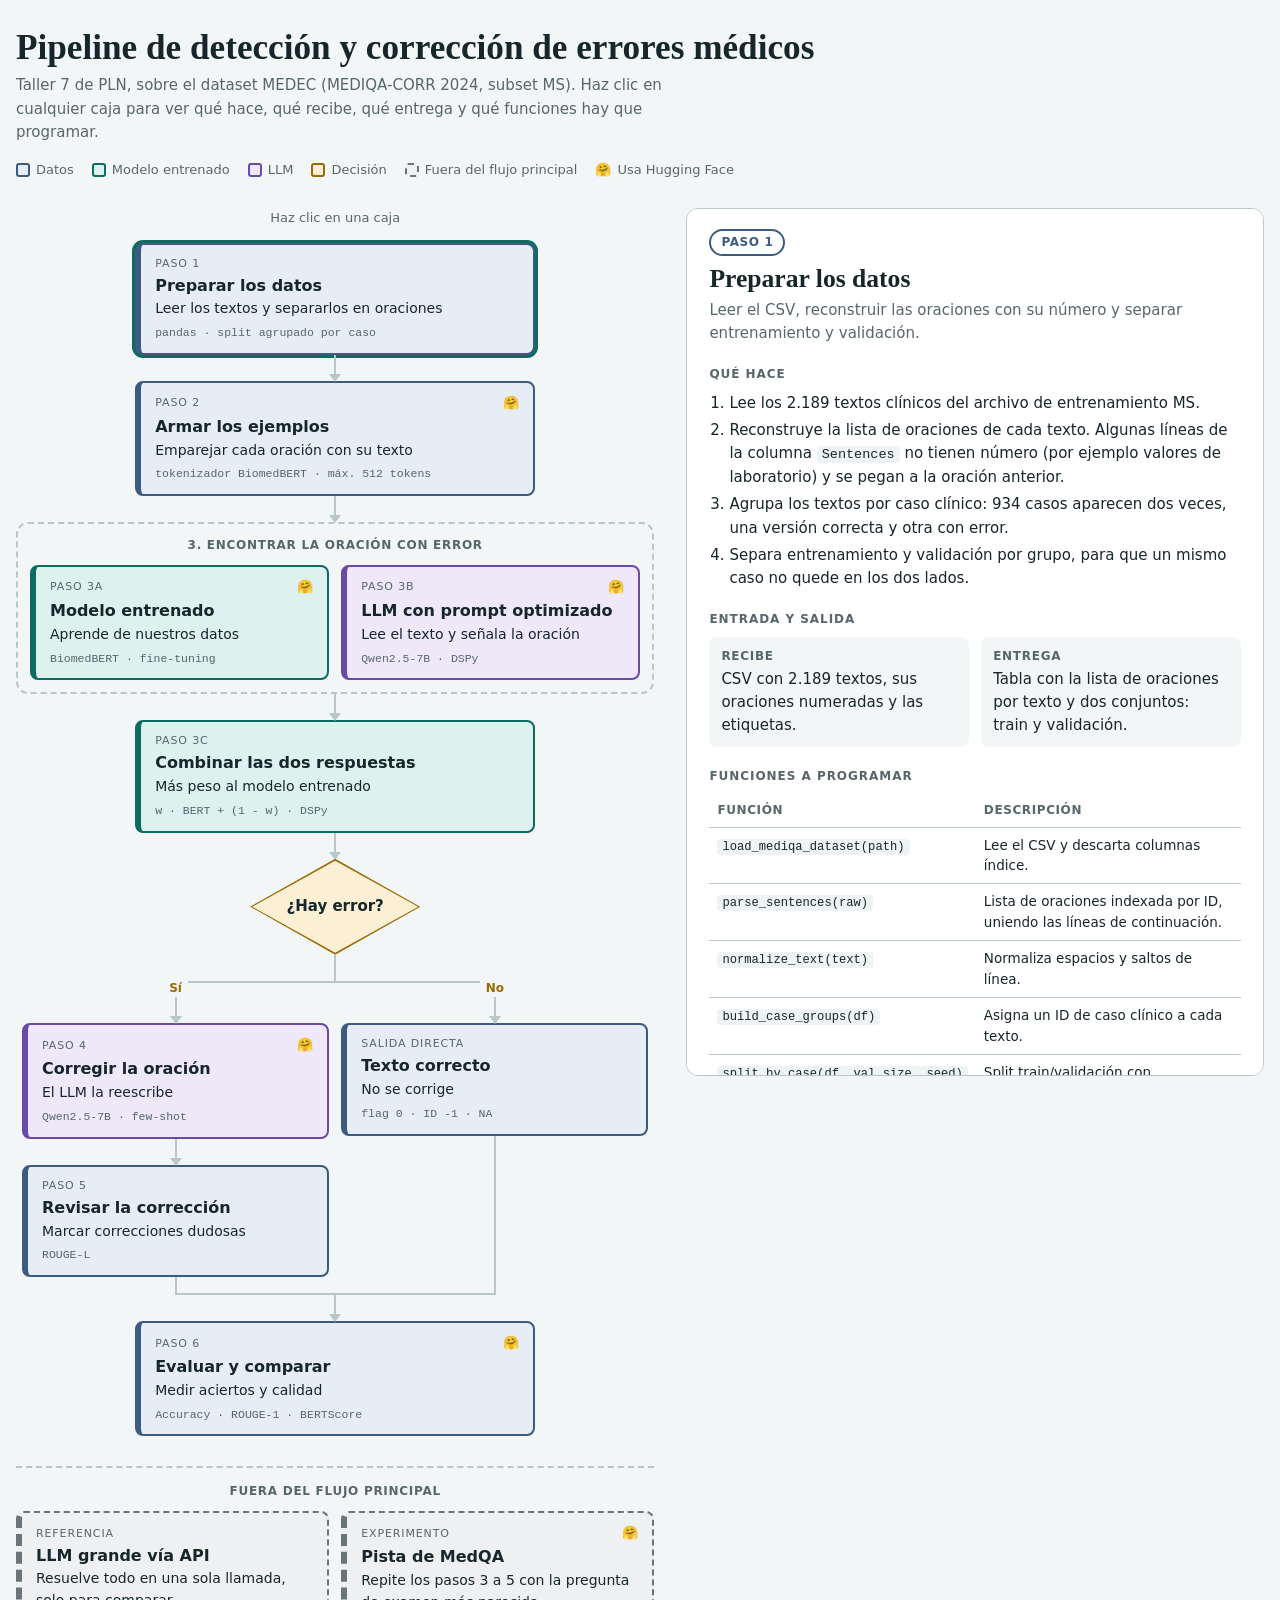
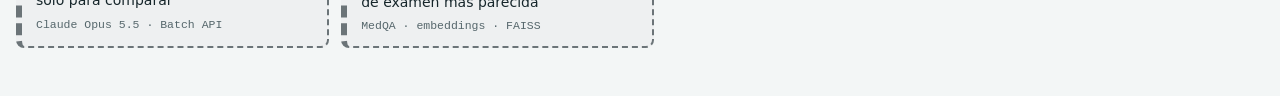
<file: talleres/taller_7/pipeline.html>
<!doctype html>
<html lang="es">
<head>
<meta charset="utf-8">
<meta name="viewport" content="width=device-width, initial-scale=1">
<title>Pipeline MEDEC</title>
<style>
/* Layout: diagram on the left, sticky detail panel on the right; single column on narrow screens */
:root {
  --bg: #f3f6f6;
  --surface: #ffffff;
  --ink: #16262b;
  --muted: #56676c;
  --line: #b9c7ca;
  --accent: #0d6b62;
  --data: #3d5a80;
  --data-soft: #e6edf6;
  --model: #0d6b62;
  --model-soft: #ddf1ee;
  --llm: #6a4aa8;
  --llm-soft: #eee8f8;
  --decision: #9a6a00;
  --decision-soft: #fbf0d4;
  --side: #6b7478;
  --side-soft: #eef0f1;
  --code-bg: #eef3f3;
  --font-body: system-ui, -apple-system, "Segoe UI", Roboto, "Helvetica Neue", Arial, sans-serif;
  --font-display: "Iowan Old Style", "Palatino Linotype", Palatino, Georgia, serif;
  --font-mono: ui-monospace, "SF Mono", Menlo, Consolas, "Liberation Mono", monospace;
}
@media (prefers-color-scheme: dark) {
  :root {
    --bg: #0f1719;
    --surface: #172226;
    --ink: #e3ecee;
    --muted: #9db0b5;
    --line: #3b5157;
    --accent: #4fc4b6;
    --data: #8fb0dc;
    --data-soft: #1c2a3b;
    --model: #4fc4b6;
    --model-soft: #133430;
    --llm: #b59cf0;
    --llm-soft: #2a2140;
    --decision: #e6b84a;
    --decision-soft: #3a2f12;
    --side: #a5b0b4;
    --side-soft: #1e282b;
    --code-bg: #0f1a1d;
    color-scheme: dark;
  }
}

* { box-sizing: border-box; }
html, body { margin: 0; }
body {
  background: var(--bg);
  color: var(--ink);
  font: 15px/1.55 var(--font-body);
}
.wrap {
  max-width: 1280px;
  margin: 0 auto;
  padding: 28px max(16px, env(safe-area-inset-right, 0px)) 48px max(16px, env(safe-area-inset-left, 0px));
}

header.top h1 {
  font-family: var(--font-display);
  font-weight: 600;
  font-size: clamp(1.6rem, 3vw, 2.2rem);
  line-height: 1.15;
  margin: 0 0 6px;
  text-wrap: balance;
}
header.top p { margin: 0; color: var(--muted); max-width: 70ch; }
.legend {
  display: flex; flex-wrap: wrap; gap: 8px 18px;
  margin: 16px 0 0; padding: 0; list-style: none;
  font-size: 13px; color: var(--muted);
}
.legend li { display: flex; align-items: center; gap: 6px; }
.swatch { width: 14px; height: 14px; border-radius: 3px; border: 2px solid; }
.swatch.data { background: var(--data-soft); border-color: var(--data); }
.swatch.model { background: var(--model-soft); border-color: var(--model); }
.swatch.llm { background: var(--llm-soft); border-color: var(--llm); }
.swatch.decision { background: var(--decision-soft); border-color: var(--decision); }
.swatch.side { background: var(--side-soft); border-color: var(--side); border-style: dashed; }

.layout {
  display: grid;
  grid-template-columns: minmax(0, 1.05fr) minmax(0, 0.95fr);
  gap: 32px;
  margin-top: 28px;
  align-items: start;
}

/* ---------- Diagram ---------- */
.flow { display: flex; flex-direction: column; align-items: center; min-width: 0; }
.hint { font-size: 13px; color: var(--muted); margin: 0 0 14px; text-align: center; }

.node {
  appearance: none;
  display: block;
  width: min(100%, 400px);
  text-align: left;
  font: inherit;
  color: var(--ink);
  background: var(--surface);
  border: 2px solid var(--line);
  border-left-width: 6px;
  border-radius: 8px;
  padding: 10px 14px 11px;
  cursor: pointer;
  transition: transform .15s ease, box-shadow .15s ease, background-color .15s ease;
}
.node:hover { transform: translateY(-1px); box-shadow: 0 4px 14px rgba(0,0,0,.08); }
.node:focus-visible { outline: 3px solid var(--accent); outline-offset: 3px; }
.node[aria-pressed="true"] { box-shadow: 0 0 0 3px var(--accent); }
.node .eyebrow {
  display: flex; justify-content: space-between; align-items: center; gap: 8px;
  font-size: 11px; text-transform: uppercase; letter-spacing: .08em; color: var(--muted);
}
.node .title { display: block; font-weight: 700; font-size: 16px; margin-top: 2px; }
.node .simple { display: block; font-size: 14px; color: var(--ink); }
.node .tech { display: block; font-family: var(--font-mono); font-size: 11.5px; color: var(--muted); margin-top: 4px; }
.hf { font-size: 13px; letter-spacing: 0; text-transform: none; }

.node.data { border-color: var(--data); background: var(--data-soft); }
.node.model { border-color: var(--model); background: var(--model-soft); }
.node.llm { border-color: var(--llm); background: var(--llm-soft); }
.node.side { border-color: var(--side); background: var(--side-soft); border-style: dashed; border-left-style: dashed; }

.arrow { width: 2px; height: 26px; background: var(--line); position: relative; flex: none; }
.arrow::after {
  content: ""; position: absolute; bottom: -1px; left: 50%; transform: translateX(-50%);
  border: 6px solid transparent; border-top: 8px solid var(--line); border-bottom: 0;
}
.arrow.plain::after { display: none; }

.group {
  width: min(100%, 640px);
  border: 2px dashed var(--line);
  border-radius: 12px;
  padding: 12px;
}
.group-label {
  display: block; font-size: 12px; font-weight: 700; letter-spacing: .06em; text-transform: uppercase;
  color: var(--muted); margin: 0 0 10px; text-align: center;
}
.group-grid { display: grid; grid-template-columns: 1fr 1fr; gap: 12px; }
.group-grid .node { width: 100%; }

button.decision {
  appearance: none; font: inherit; color: var(--ink); cursor: pointer;
  width: 170px; height: 96px;
  background: var(--decision);
  clip-path: polygon(50% 0, 100% 50%, 50% 100%, 0 50%);
  border: 0; padding: 2px;
  display: grid; place-items: center;
}
button.decision span {
  display: grid; place-items: center; width: 100%; height: 100%;
  background: var(--decision-soft);
  clip-path: polygon(50% 0, 100% 50%, 50% 100%, 0 50%);
  font-weight: 700;
}
button.decision:focus-visible { outline: none; filter: drop-shadow(0 0 0 var(--accent)) drop-shadow(0 0 3px var(--accent)); }
button.decision[aria-pressed="true"] { filter: drop-shadow(0 0 3px var(--accent)) drop-shadow(0 0 1px var(--accent)); }

.branch {
  position: relative;
  display: grid; grid-template-columns: 1fr 1fr;
  width: min(100%, 640px);
}
.branch::before, .branch::after {
  content: ""; position: absolute; left: 25%; right: 25%; height: 2px; background: var(--line);
}
.branch::before { top: 0; }
.branch::after { bottom: 0; }
.col { display: flex; flex-direction: column; align-items: center; padding: 0 6px; min-width: 0; }
.col .node { width: 100%; }
.col .tail { flex: 1; width: 2px; min-height: 18px; background: var(--line); }
.branch-label {
  font-size: 12px; font-weight: 700; color: var(--decision);
  background: var(--bg); padding: 0 6px; margin: -2px 0 0;
  position: relative; z-index: 1;
}

.side-zone {
  width: min(100%, 640px);
  margin-top: 30px;
  border-top: 2px dashed var(--line);
  padding-top: 14px;
}
.side-zone h2 {
  font-size: 12px; font-weight: 700; letter-spacing: .06em; text-transform: uppercase;
  color: var(--muted); margin: 0 0 10px; text-align: center;
}
.side-grid { display: grid; grid-template-columns: 1fr 1fr; gap: 12px; }
.side-grid .node { width: 100%; }

/* ---------- Detail panel ---------- */
.panel {
  position: sticky; top: 16px;
  max-height: calc(100vh - 32px);
  overflow: auto;
  background: var(--surface);
  border: 1px solid var(--line);
  border-radius: 12px;
  padding: 20px 22px 22px;
  min-width: 0;
}
.panel .chip {
  display: inline-block; font-size: 12px; font-weight: 700; letter-spacing: .05em; text-transform: uppercase;
  padding: 2px 10px; border-radius: 99px; border: 2px solid; margin-bottom: 8px;
}
.chip.data { color: var(--data); border-color: var(--data); }
.chip.model { color: var(--model); border-color: var(--model); }
.chip.llm { color: var(--llm); border-color: var(--llm); }
.chip.decision { color: var(--decision); border-color: var(--decision); }
.chip.side { color: var(--side); border-color: var(--side); border-style: dashed; }
.panel h2 {
  font-family: var(--font-display); font-weight: 600; font-size: 1.6rem; line-height: 1.2;
  margin: 0 0 4px; text-wrap: balance;
}
.panel .lead { margin: 0 0 14px; color: var(--muted); }
.panel h3 {
  font-size: 12px; text-transform: uppercase; letter-spacing: .08em; color: var(--muted);
  margin: 20px 0 8px;
}
.panel p { margin: 0 0 8px; max-width: 65ch; }
.panel ol, .panel ul { margin: 0; padding-left: 20px; }
.panel li { margin-bottom: 4px; }
.io { display: grid; grid-template-columns: 1fr 1fr; gap: 12px; }
.io div { background: var(--bg); border-radius: 8px; padding: 10px 12px; min-width: 0; }
.io strong { display: block; font-size: 12px; text-transform: uppercase; letter-spacing: .06em; color: var(--muted); margin-bottom: 2px; }
.table-wrap { overflow-x: auto; }
table { border-collapse: collapse; width: 100%; font-size: 13.5px; }
th, td { text-align: left; vertical-align: top; padding: 7px 8px; border-bottom: 1px solid var(--line); }
th { font-size: 12px; text-transform: uppercase; letter-spacing: .05em; color: var(--muted); }
td code { white-space: nowrap; }
code { font-family: var(--font-mono); font-size: .9em; background: var(--code-bg); padding: 1px 5px; border-radius: 4px; }
pre {
  font-family: var(--font-mono); font-size: 12.5px; line-height: 1.5;
  background: var(--code-bg); border-radius: 8px; padding: 12px 14px; margin: 0;
  overflow-x: auto; white-space: pre;
}
.tags { display: flex; flex-wrap: wrap; gap: 6px; }
.tags span { font-size: 12.5px; padding: 3px 9px; border-radius: 99px; background: var(--bg); border: 1px solid var(--line); }
.note {
  margin-top: 18px; padding: 10px 12px; border-radius: 8px;
  background: var(--decision-soft); border-left: 4px solid var(--decision);
  font-size: 14px;
}
.nav { display: flex; justify-content: space-between; gap: 10px; margin-top: 22px; padding-top: 14px; border-top: 1px solid var(--line); }
.nav button {
  font: inherit; font-size: 14px; color: var(--accent); background: transparent;
  border: 1.5px solid var(--accent); border-radius: 8px; padding: 6px 12px; cursor: pointer;
}
.nav button:disabled { opacity: .35; cursor: default; }
.nav button:focus-visible { outline: 3px solid var(--accent); outline-offset: 2px; }

@media (max-width: 920px) {
  .layout { grid-template-columns: minmax(0, 1fr); }
  .panel { position: static; max-height: none; }
}
@media (max-width: 520px) {
  .group-grid, .side-grid, .io { grid-template-columns: 1fr; }
  .node .title { font-size: 15px; }
  .node .tech { font-size: 10.5px; }
}
@media (prefers-reduced-motion: reduce) {
  .node { transition: none; }
  .node:hover { transform: none; }
}
</style>
</head>
<body>
<div class="wrap">
  <header class="top">
    <h1>Pipeline de detección y corrección de errores médicos</h1>
    <p>Taller 7 de PLN, sobre el dataset MEDEC (MEDIQA-CORR 2024, subset MS). Haz clic en cualquier caja para ver qué hace, qué recibe, qué entrega y qué funciones hay que programar.</p>
    <ul class="legend" aria-label="Leyenda">
      <li><span class="swatch data"></span>Datos</li>
      <li><span class="swatch model"></span>Modelo entrenado</li>
      <li><span class="swatch llm"></span>LLM</li>
      <li><span class="swatch decision"></span>Decisión</li>
      <li><span class="swatch side"></span>Fuera del flujo principal</li>
      <li><span class="hf">🤗</span>Usa Hugging Face</li>
    </ul>
  </header>

  <div class="layout">
    <section class="flow" aria-label="Diagrama del pipeline">
      <p class="hint">Haz clic en una caja</p>

      <button class="node data" data-id="p1" aria-pressed="false">
        <span class="eyebrow"><span>Paso 1</span></span>
        <span class="title">Preparar los datos</span>
        <span class="simple">Leer los textos y separarlos en oraciones</span>
        <span class="tech">pandas · split agrupado por caso</span>
      </button>
      <div class="arrow"></div>

      <button class="node data" data-id="p2" aria-pressed="false">
        <span class="eyebrow"><span>Paso 2</span><span class="hf">🤗</span></span>
        <span class="title">Armar los ejemplos</span>
        <span class="simple">Emparejar cada oración con su texto</span>
        <span class="tech">tokenizador BiomedBERT · máx. 512 tokens</span>
      </button>
      <div class="arrow"></div>

      <div class="group" role="group" aria-labelledby="g3">
        <span class="group-label" id="g3">3. Encontrar la oración con error</span>
        <div class="group-grid">
          <button class="node model" data-id="p3a" aria-pressed="false">
            <span class="eyebrow"><span>Paso 3a</span><span class="hf">🤗</span></span>
            <span class="title">Modelo entrenado</span>
            <span class="simple">Aprende de nuestros datos</span>
            <span class="tech">BiomedBERT · fine-tuning</span>
          </button>
          <button class="node llm" data-id="p3b" aria-pressed="false">
            <span class="eyebrow"><span>Paso 3b</span><span class="hf">🤗</span></span>
            <span class="title">LLM con prompt optimizado</span>
            <span class="simple">Lee el texto y señala la oración</span>
            <span class="tech">Qwen2.5-7B · DSPy</span>
          </button>
        </div>
      </div>
      <div class="arrow"></div>

      <button class="node model" data-id="p3c" aria-pressed="false">
        <span class="eyebrow"><span>Paso 3c</span></span>
        <span class="title">Combinar las dos respuestas</span>
        <span class="simple">Más peso al modelo entrenado</span>
        <span class="tech">w · BERT + (1 - w) · DSPy</span>
      </button>
      <div class="arrow"></div>

      <button class="decision" data-id="dec" aria-pressed="false" aria-label="Decisión: ¿hay error?"><span>¿Hay error?</span></button>
      <div class="arrow plain"></div>

      <div class="branch">
        <div class="col">
          <span class="branch-label">Sí</span>
          <div class="arrow"></div>
          <button class="node llm" data-id="p4" aria-pressed="false">
            <span class="eyebrow"><span>Paso 4</span><span class="hf">🤗</span></span>
            <span class="title">Corregir la oración</span>
            <span class="simple">El LLM la reescribe</span>
            <span class="tech">Qwen2.5-7B · few-shot</span>
          </button>
          <div class="arrow"></div>
          <button class="node data" data-id="p5" aria-pressed="false">
            <span class="eyebrow"><span>Paso 5</span></span>
            <span class="title">Revisar la corrección</span>
            <span class="simple">Marcar correcciones dudosas</span>
            <span class="tech">ROUGE-L</span>
          </button>
          <div class="tail"></div>
        </div>
        <div class="col">
          <span class="branch-label">No</span>
          <div class="arrow"></div>
          <button class="node data" data-id="ok" aria-pressed="false">
            <span class="eyebrow"><span>Salida directa</span></span>
            <span class="title">Texto correcto</span>
            <span class="simple">No se corrige</span>
            <span class="tech">flag 0 · ID -1 · NA</span>
          </button>
          <div class="tail"></div>
        </div>
      </div>
      <div class="arrow"></div>

      <button class="node data" data-id="p6" aria-pressed="false">
        <span class="eyebrow"><span>Paso 6</span><span class="hf">🤗</span></span>
        <span class="title">Evaluar y comparar</span>
        <span class="simple">Medir aciertos y calidad</span>
        <span class="tech">Accuracy · ROUGE-1 · BERTScore</span>
      </button>

      <div class="side-zone">
        <h2>Fuera del flujo principal</h2>
        <div class="side-grid">
          <button class="node side" data-id="ref" aria-pressed="false">
            <span class="eyebrow"><span>Referencia</span></span>
            <span class="title">LLM grande vía API</span>
            <span class="simple">Resuelve todo en una sola llamada, solo para comparar</span>
            <span class="tech">Claude Opus 5.5 · Batch API</span>
          </button>
          <button class="node side" data-id="exp" aria-pressed="false">
            <span class="eyebrow"><span>Experimento</span><span class="hf">🤗</span></span>
            <span class="title">Pista de MedQA</span>
            <span class="simple">Repite los pasos 3 a 5 con la pregunta de examen más parecida</span>
            <span class="tech">MedQA · embeddings · FAISS</span>
          </button>
        </div>
      </div>
    </section>

    <aside class="panel" id="panel" aria-live="polite" tabindex="-1"></aside>
  </div>
</div>

<script>
const STEPS = {
  p1: {
    kind: "data", chip: "Paso 1", title: "Preparar los datos",
    lead: "Leer el CSV, reconstruir las oraciones con su número y separar entrenamiento y validación.",
    what: [
      "Lee los 2.189 textos clínicos del archivo de entrenamiento MS.",
      "Reconstruye la lista de oraciones de cada texto. Algunas líneas de la columna <code>Sentences</code> no tienen número (por ejemplo valores de laboratorio) y se pegan a la oración anterior.",
      "Agrupa los textos por caso clínico: 934 casos aparecen dos veces, una versión correcta y otra con error.",
      "Separa entrenamiento y validación por grupo, para que un mismo caso no quede en los dos lados."
    ],
    input: "CSV con 2.189 textos, sus oraciones numeradas y las etiquetas.",
    output: "Tabla con la lista de oraciones por texto y dos conjuntos: train y validación.",
    functions: [
      ["load_mediqa_dataset(path)", "Lee el CSV y descarta columnas índice."],
      ["parse_sentences(raw)", "Lista de oraciones indexada por ID, uniendo las líneas de continuación."],
      ["normalize_text(text)", "Normaliza espacios y saltos de línea."],
      ["build_case_groups(df)", "Asigna un ID de caso clínico a cada texto."],
      ["split_by_case(df, val_size, seed)", "Split train/validación con GroupShuffleSplit."],
      ["to_hf_dataset(df)", "Convierte los splits en Dataset para usarlos con Trainer."]
    ],
    hf: ["datasets (Dataset)"],
    example: "Línea sin número en Sentences:\n  17 Leukocyte count 150/mm3\n     Segmented neutrophils 15%   <- se une a la 17\n  18 Lymphocytes 85%\n\nSin unirla, todos los IDs siguientes se corren una posición.",
    note: "Si se separa train y validación al azar, la versión correcta de un caso puede caer en train y la versión con error en validación. Las métricas saldrían infladas."
  },
  p2: {
    kind: "data", chip: "Paso 2", title: "Armar los ejemplos",
    lead: "Convertir cada texto en un ejemplo por oración, que es lo que recibe el modelo entrenado.",
    what: [
      "Por cada oración del texto se crea un par: la oración candidata y el texto completo como contexto.",
      "La etiqueta es 1 solo para la oración con error; las demás son 0. En textos sin error todas son 0.",
      "Se tokeniza con el tokenizador de BiomedBERT. El texto más largo tiene 414 tokens, así que cabe en el límite de 512.",
      "Como hay muchas más oraciones correctas que erróneas, se calculan pesos para compensar el desbalance."
    ],
    input: "Textos con sus oraciones (paso 1).",
    output: "~28.000 pares (oración, texto, etiqueta) ya tokenizados.",
    functions: [
      ["build_sentence_pairs(row)", "Genera (oración, texto, posición relativa, etiqueta)."],
      ["encode_pair(sentence, context, tokenizer)", "Tokeniza como [CLS] oración [SEP] texto [SEP]."],
      ["compute_class_weights(labels)", "Pesos para el desbalance de clases."]
    ],
    hf: ["transformers (AutoTokenizer)", "BiomedBERT tokenizer"],
    example: "ms-train-0 (8 oraciones, error en la 6):\n\n[CLS] A 53-year-old man comes to... [SEP] texto completo [SEP]   -> 0\n[CLS] He works as a commercial fisherman... [SEP] texto [SEP]   -> 0\n...\n[CLS] ...determined to be Haemophilus influenzae. [SEP] texto [SEP] -> 1\n[CLS] An x-ray of the chest showed... [SEP] texto [SEP]       -> 0"
  },
  p3a: {
    kind: "model", chip: "Paso 3a", title: "Modelo entrenado",
    lead: "BiomedBERT ajustado con nuestros datos para responder: ¿esta oración es el error de este texto?",
    what: [
      "<strong>BiomedBERT</strong> es un BERT entrenado por Microsoft con textos de PubMed. Ya conoce el lenguaje médico, pero no sabe detectar errores.",
      "Se le pone encima una <strong>cabeza de clasificación</strong>: una capa pequeña (768 a 2) que convierte el resumen del texto en dos probabilidades, error o no error.",
      "El <strong>fine-tuning</strong> entrena la cabeza desde cero y ajusta un poco el resto del modelo con nuestros pares, 2 o 3 épocas, con tasa de aprendizaje pequeña (~2e-5).",
      "Al final, para cada oración de un texto nuevo entrega la probabilidad de que sea el error."
    ],
    input: "Pares (oración, texto) del paso 2.",
    output: "Vector p_bert: una probabilidad por oración.",
    functions: [
      ["load_detector(model_name)", "Carga BiomedBERT con una cabeza de 2 clases."],
      ["train_detector(train_ds, val_ds, args)", "Fine-tuning con pérdida ponderada, fp16 y checkpoints en Drive."],
      ["predict_bert_scores(text_sentences)", "Probabilidad de error por oración (p_bert)."]
    ],
    hf: ["microsoft/BiomedNLP-BiomedBERT-base-uncased-abstract-fulltext", "AutoModelForSequenceClassification", "Trainer"],
    example: "oración:  0     1     2     3     4     5     6     7\np_bert:  0.02  0.01  0.03  0.01  0.01  0.05  0.85  0.08",
    note: "Costo: ~110 millones de parámetros. En una GPU T4 de Colab el entrenamiento toma del orden de minutos por época (estimado, sin medir)."
  },
  p3b: {
    kind: "llm", chip: "Paso 3b", title: "LLM con prompt optimizado",
    lead: "El mismo problema resuelto por un LLM abierto, con un prompt que DSPy optimiza automáticamente.",
    what: [
      "Qwen2.5-7B (versión de 4 bits) se sirve con vLLM en Colab, como una API local.",
      "Se define en DSPy qué entra y qué sale: el texto numerado entra; sale si hay error, el número de la oración y una confianza.",
      "<strong>Compilar</strong>: DSPy prueba ejemplos del train dentro del prompt y se queda con los que dan mejor resultado en validación. El modelo no cambia, cambia el prompt.",
      "Se compila con un subconjunto pequeño (p. ej. 50 + 50 textos) para que quepa en el tiempo de Colab."
    ],
    input: "Texto numerado por oraciones (paso 1).",
    output: "Vector s_dspy: la confianza en la oración elegida y 0 en las demás.",
    functions: [
      ["start_llm_server(model_name)", "Levanta vLLM con Qwen2.5-7B-Instruct-AWQ."],
      ["configure_dspy_lm(api_base)", "Conecta DSPy al servidor local."],
      ["DetectErrorSignature", "numbered_text -> has_error, error_sentence_id, confidence."],
      ["build_dspy_detector()", "Módulo dspy.ChainOfThought con esa firma."],
      ["detection_metric(example, pred)", "1 si acierta flag y oración, 0,5 si solo el flag."],
      ["compile_dspy_detector(trainset, valset)", "Compila con BootstrapFewShot."],
      ["predict_dspy_scores(text_sentences)", "Convierte la salida en el vector s_dspy."]
    ],
    hf: ["Qwen/Qwen2.5-7B-Instruct-AWQ (Hub)", "DSPy (no es de HF)", "vLLM (no es de HF)"],
    example: "Salida del LLM:\n  { has_error: true, error_sentence_id: 6, confidence: 0.80 }\n\nComo vector:\n  s_dspy: 0  0  0  0  0  0  0.80  0",
    note: "La confianza la escribe el LLM; no es una probabilidad calibrada como la de BERT. Por eso el peso del paso 3c se ajusta con datos."
  },
  p3c: {
    kind: "model", chip: "Paso 3c", title: "Combinar las dos respuestas",
    lead: "Promediar las dos opiniones, con más peso para el modelo entrenado.",
    what: [
      "Para cada oración: puntaje = w · p_bert + (1 - w) · s_dspy. Por defecto w = 0,7.",
      "El peso w y el umbral se ajustan en validación probando valores de 0 a 1.",
      "Con w = 1 queda solo BERT y con w = 0 solo DSPy, así que la misma búsqueda sirve para comparar los dos detectores.",
      "Si el puntaje más alto supera el umbral, hay error (subtarea A) y esa oración es la errónea (subtarea B)."
    ],
    input: "Vectores p_bert (3a) y s_dspy (3b).",
    output: "Flag de error y número de la oración (o -1).",
    functions: [
      ["combine_scores(p_bert, s_dspy, w)", "Puntaje final por oración."],
      ["tune_weight_and_threshold(val_scores, val_labels)", "Búsqueda en grilla de w y del umbral."],
      ["decide_error_flag(scores, threshold)", "Subtarea A: 1 si max(scores) > umbral."],
      ["select_error_sentence(scores, flag)", "Subtarea B: argmax(scores) o -1."]
    ],
    hf: [],
    example: "Oración 6:\n  p_bert = 0.85   s_dspy = 0.80   w = 0.7\n  puntaje = 0.7 · 0.85 + 0.3 · 0.80 = 0.835\n\nmax = 0.835 > umbral 0.5  ->  flag 1, oración 6",
    note: "Baselines a superar: clase mayoritaria (55,7% en A) y \"siempre la última oración\" (62,5% en B, sobre textos con error)."
  },
  dec: {
    kind: "decision", chip: "Decisión", title: "¿Hay error?",
    lead: "Separa los textos que se corrigen de los que se dan por correctos.",
    what: [
      "Si el puntaje más alto del paso 3c supera el umbral, el texto pasa al corrector (paso 4).",
      "Si no, el texto se considera correcto y no se llama al LLM, lo que ahorra tiempo.",
      "El umbral se elige en validación para maximizar la accuracy de la subtarea A."
    ],
    input: "Puntajes combinados por oración.",
    output: "Rama Sí (corregir) o rama No (texto correcto).",
    functions: [["decide_error_flag(scores, threshold)", "Implementa esta decisión."]],
    hf: [],
    example: "max(scores) = 0.835 > 0.5  ->  Sí\nmax(scores) = 0.21  < 0.5  ->  No"
  },
  ok: {
    kind: "data", chip: "Salida directa", title: "Texto correcto",
    lead: "Cuando no hay error, la salida sigue el formato del shared task.",
    what: [
      "Error flag = 0.",
      "Error sentence ID = -1.",
      "Corrected sentence = NA."
    ],
    input: "Textos que no pasaron el umbral.",
    output: "Fila de predicción lista para evaluar.",
    functions: [["format_prediction(text_id, flag, sentence_id, correction)", "Arma la fila de salida."]],
    hf: [],
    example: "ms-train-1, 0, -1, NA"
  },
  p4: {
    kind: "llm", chip: "Paso 4", title: "Corregir la oración",
    lead: "El LLM reescribe la oración con error cambiando la entidad incorrecta (subtarea C).",
    what: [
      "Solo se ejecuta cuando hay error. Reutiliza el mismo servidor vLLM del paso 3b.",
      "Se buscan en el train textos parecidos (por embeddings) y se usan sus correcciones como ejemplos en el prompt.",
      "El prompt pide devolver solo la oración corregida; se genera con temperatura baja y pocos tokens.",
      "En el dataset, el 82,5% de las correcciones cambia un solo bloque (mediana de 2 palabras)."
    ],
    input: "Texto completo + oración marcada como errónea.",
    output: "Oración corregida.",
    functions: [
      ["select_few_shot_examples(train_df, query, k)", "Ejemplos parecidos del train."],
      ["build_correction_prompt(text, error_sentence, examples)", "Arma el prompt."],
      ["generate_correction(prompt, api_base)", "Llama al servidor vLLM."],
      ["extract_corrected_sentence(output)", "Limpia explicaciones, comillas y prefijos."]
    ],
    hf: ["Qwen/Qwen2.5-7B-Instruct-AWQ", "sentence-transformers", "NeuML/pubmedbert-base-embeddings"],
    example: "Oración con error:\n  After reviewing imaging, the causal pathogen was\n  determined to be Haemophilus influenzae.\n\nCorrección esperada:\n  After reviewing imaging, the causal pathogen was\n  determined to be Streptococcus pneumoniae."
  },
  p5: {
    kind: "data", chip: "Paso 5", title: "Revisar la corrección",
    lead: "Detectar correcciones sospechosas antes de evaluar.",
    what: [
      "Se compara la oración original con la corregida usando ROUGE-L.",
      "Si quedó idéntica, o si cambió demasiado (ROUGE-L menor a 0,7), se marca como dudosa. La idea viene de WangLab.",
      "Las dudosas se revisan en el análisis de errores del paso 6."
    ],
    input: "Oración original y oración corregida.",
    output: "Predicción final + marca de dudosa.",
    functions: [
      ["quality_check_correction(error_sentence, correction, min_rouge)", "Marca correcciones dudosas."],
      ["format_prediction(text_id, flag, sentence_id, correction)", "Arma la fila de salida."]
    ],
    hf: ["evaluate (ROUGE)"],
    example: "ROUGE-L(original, corregida) = 0.88  ->  aceptada\nROUGE-L(original, corregida) = 0.41  ->  dudosa\ncorregida == original               ->  dudosa"
  },
  p6: {
    kind: "data", chip: "Paso 6", title: "Evaluar y comparar",
    lead: "Medir cada sistema con las métricas del shared task y compararlos entre sí.",
    what: [
      "<strong>Accuracy</strong> para las subtareas A (flag) y B (oración).",
      "<strong>ROUGE-1</strong> (palabras en común) y <strong>BERTScore</strong> (similitud de significado) para la corrección C.",
      "Se comparan: baselines, BERT solo, DSPy sin compilar, DSPy compilado, la combinación, la referencia con Claude y el experimento con MedQA.",
      "Análisis de errores por posición de la oración, por tipo de error aproximado y casos donde los detectores no coinciden."
    ],
    input: "Predicciones de todos los sistemas sobre validación.",
    output: "Tablas comparativas y análisis de errores.",
    functions: [
      ["compute_flag_accuracy(y_true, y_pred)", "Accuracy de A."],
      ["compute_sentence_accuracy(y_true, y_pred)", "Accuracy de B."],
      ["compute_correction_scores(refs, preds)", "ROUGE-1 y BERTScore de C."],
      ["compare_detectors(val_df)", "Tabla de A y B por sistema."],
      ["compare_correctors(val_df)", "Tabla de C: Qwen frente a Claude."],
      ["error_analysis(df_pred)", "Errores por posición y por tipo."]
    ],
    hf: ["evaluate (rouge, bertscore)", "microsoft/deberta-xlarge-mnli (BERTScore)"],
    example: "Sistema                 A       B       ROUGE-1  BERTScore\nClase mayoritaria       0.557   -       -        -\nSiempre la última       -       0.625   -        -\nBERT (w = 1)            ...     ...\nDSPy compilado (w = 0)  ...     ...\nCombinación             ...     ...     ...      ...\nClaude Opus 5.5         ...     ...     ...      ...\n\nReferencia WangLab: ROUGE-1 0.776, BERTScore 0.809",
    note: "Sin la pista de MedQA se esperan resultados cercanos a la tabla de MEDEC (60-70% en A), más bajos que el 86,5% de WangLab pero honestos."
  },
  ref: {
    kind: "side", chip: "Referencia externa", title: "LLM grande vía API",
    lead: "Claude Opus 5.5 resuelve las tres subtareas sin entrenamiento, para saber qué tan lejos queda nuestro pipeline.",
    what: [
      "Usa el mismo tipo de prompt que MEDEC (zero-shot o con un ejemplo), sin MedQA ni DSPy.",
      "Una sola llamada por texto devuelve un JSON con has_error, error_sentence_id y corrected_sentence (structured outputs).",
      "Se envían los ~440 textos de validación en un lote con la Batch API, que cuesta 50% menos.",
      "No entra en la combinación del paso 3c; solo se compara en el paso 6."
    ],
    input: "Texto numerado de validación.",
    output: "Flag, oración y corrección en el mismo formato del pipeline.",
    functions: [
      ["load_api_key()", "Lee la key desde .env o Secrets de Colab."],
      ["build_claude_request(text_id, numbered_text, example)", "Prompt de MEDEC + esquema de salida."],
      ["submit_claude_batch(requests)", "Envía el lote."],
      ["collect_claude_results(batch_id)", "Lee resultados por custom_id y guarda en disco."],
      ["to_prediction_format(results)", "Convierte al formato del pipeline."]
    ],
    hf: ["No usa Hugging Face: API de Anthropic (SDK anthropic)"],
    example: "Costo estimado (sin medir):\n  ~2.000 tokens de entrada + ~1.000 de salida por texto\n  440 textos  ->  ~$12 USD, o ~$6 con Batch API",
    note: "Es probable que los LLMs grandes hayan visto MedQA al entrenarse, así que sus resultados en MS pueden ser optimistas. La API key nunca va en el notebook: el repositorio es público."
  },
  exp: {
    kind: "side", chip: "Experimento", title: "Pista de MedQA",
    lead: "Medir cuánto sube el resultado si los modelos consultan la pregunta de examen de la que salió cada texto.",
    what: [
      "Los textos MS se fabricaron desde preguntas de MedQA: los anotadores insertaron una opción de respuesta en el caso clínico.",
      "Buscar la pregunta original equivale a consultar la hoja de respuestas. WangLab lo usó y ganó, pero no sirve para notas clínicas reales.",
      "Por eso queda fuera del pipeline principal. Aquí se repiten los pasos 3 a 5 agregando la pregunta más parecida y su respuesta.",
      "La diferencia con el pipeline principal muestra cuánto del resultado viene de encontrar la respuesta."
    ],
    input: "Textos + índice de ~12.700 preguntas de MedQA.",
    output: "Las mismas métricas, con y sin MedQA.",
    functions: [
      ["load_medqa()", "Descarga MedQA desde el Hub."],
      ["build_medqa_index(questions, encoder)", "Embeddings + índice FAISS."],
      ["retrieve_similar_questions(text, index, k)", "Las k preguntas más parecidas."],
      ["format_retrieved_options(hits)", "Opciones y respuesta como texto corto."],
      ["add_medqa_context(inputs, options)", "Agrega la pista a BERT, DSPy y al corrector."],
      ["fallback_correction(error_sentence, options)", "Reemplazo directo con la respuesta recuperada."],
      ["compare_with_without_medqa(base, medqa)", "Tabla con y sin MedQA."]
    ],
    hf: ["GBaker/MedQA-USMLE-4-options", "NeuML/pubmedbert-base-embeddings", "datasets", "sentence-transformers"],
    example: "Texto ms-train-0  ->  pregunta de MedQA casi idéntica\n  Opciones: H. influenzae, S. pneumoniae, Legionella, Mycoplasma\n  Respuesta correcta: S. pneumoniae",
    note: "Las respuestas de validación están dentro del índice, así que estas métricas son un techo optimista, no un resultado comparable."
  }
};

const ORDER = ["p1", "p2", "p3a", "p3b", "p3c", "dec", "ok", "p4", "p5", "p6", "ref", "exp"];
const panel = document.getElementById("panel");
const buttons = document.querySelectorAll("[data-id]");
const narrow = window.matchMedia("(max-width: 920px)");

function render(id) {
  const s = STEPS[id];
  const i = ORDER.indexOf(id);
  const fnRows = s.functions.map(([name, desc]) => `<tr><td><code>${name}</code></td><td>${desc}</td></tr>`).join("");
  const hf = s.hf.length
    ? `<div class="tags">${s.hf.map(t => `<span>${t}</span>`).join("")}</div>`
    : `<p>No usa Hugging Face en este paso.</p>`;

  panel.innerHTML = `
    <span class="chip ${s.kind}">${s.chip}</span>
    <h2>${s.title}</h2>
    <p class="lead">${s.lead}</p>

    <h3>Qué hace</h3>
    <ol>${s.what.map(w => `<li>${w}</li>`).join("")}</ol>

    <h3>Entrada y salida</h3>
    <div class="io">
      <div><strong>Recibe</strong>${s.input}</div>
      <div><strong>Entrega</strong>${s.output}</div>
    </div>

    <h3>Funciones a programar</h3>
    <div class="table-wrap"><table>
      <thead><tr><th>Función</th><th>Descripción</th></tr></thead>
      <tbody>${fnRows}</tbody>
    </table></div>

    <h3>Hugging Face</h3>
    ${hf}

    <h3>Ejemplo</h3>
    <pre>${s.example}</pre>

    ${s.note ? `<div class="note">${s.note}</div>` : ""}

    <div class="nav">
      <button type="button" id="prev" ${i === 0 ? "disabled" : ""}>Anterior</button>
      <button type="button" id="next" ${i === ORDER.length - 1 ? "disabled" : ""}>Siguiente</button>
    </div>`;

  buttons.forEach(b => b.setAttribute("aria-pressed", b.dataset.id === id ? "true" : "false"));
  document.getElementById("prev").addEventListener("click", () => select(ORDER[i - 1], true));
  document.getElementById("next").addEventListener("click", () => select(ORDER[i + 1], true));
}

function select(id, fromNav) {
  render(id);
  panel.scrollTop = 0;
  if (narrow.matches) {
    panel.scrollIntoView({ behavior: "smooth", block: "start" });
  } else if (fromNav) {
    const b = document.querySelector(`[data-id="${id}"]`);
    if (b) b.scrollIntoView({ behavior: "smooth", block: "nearest" });
  }
}

buttons.forEach(b => b.addEventListener("click", () => select(b.dataset.id, false)));
render("p1");
</script>
</body>
</html>
</file>
